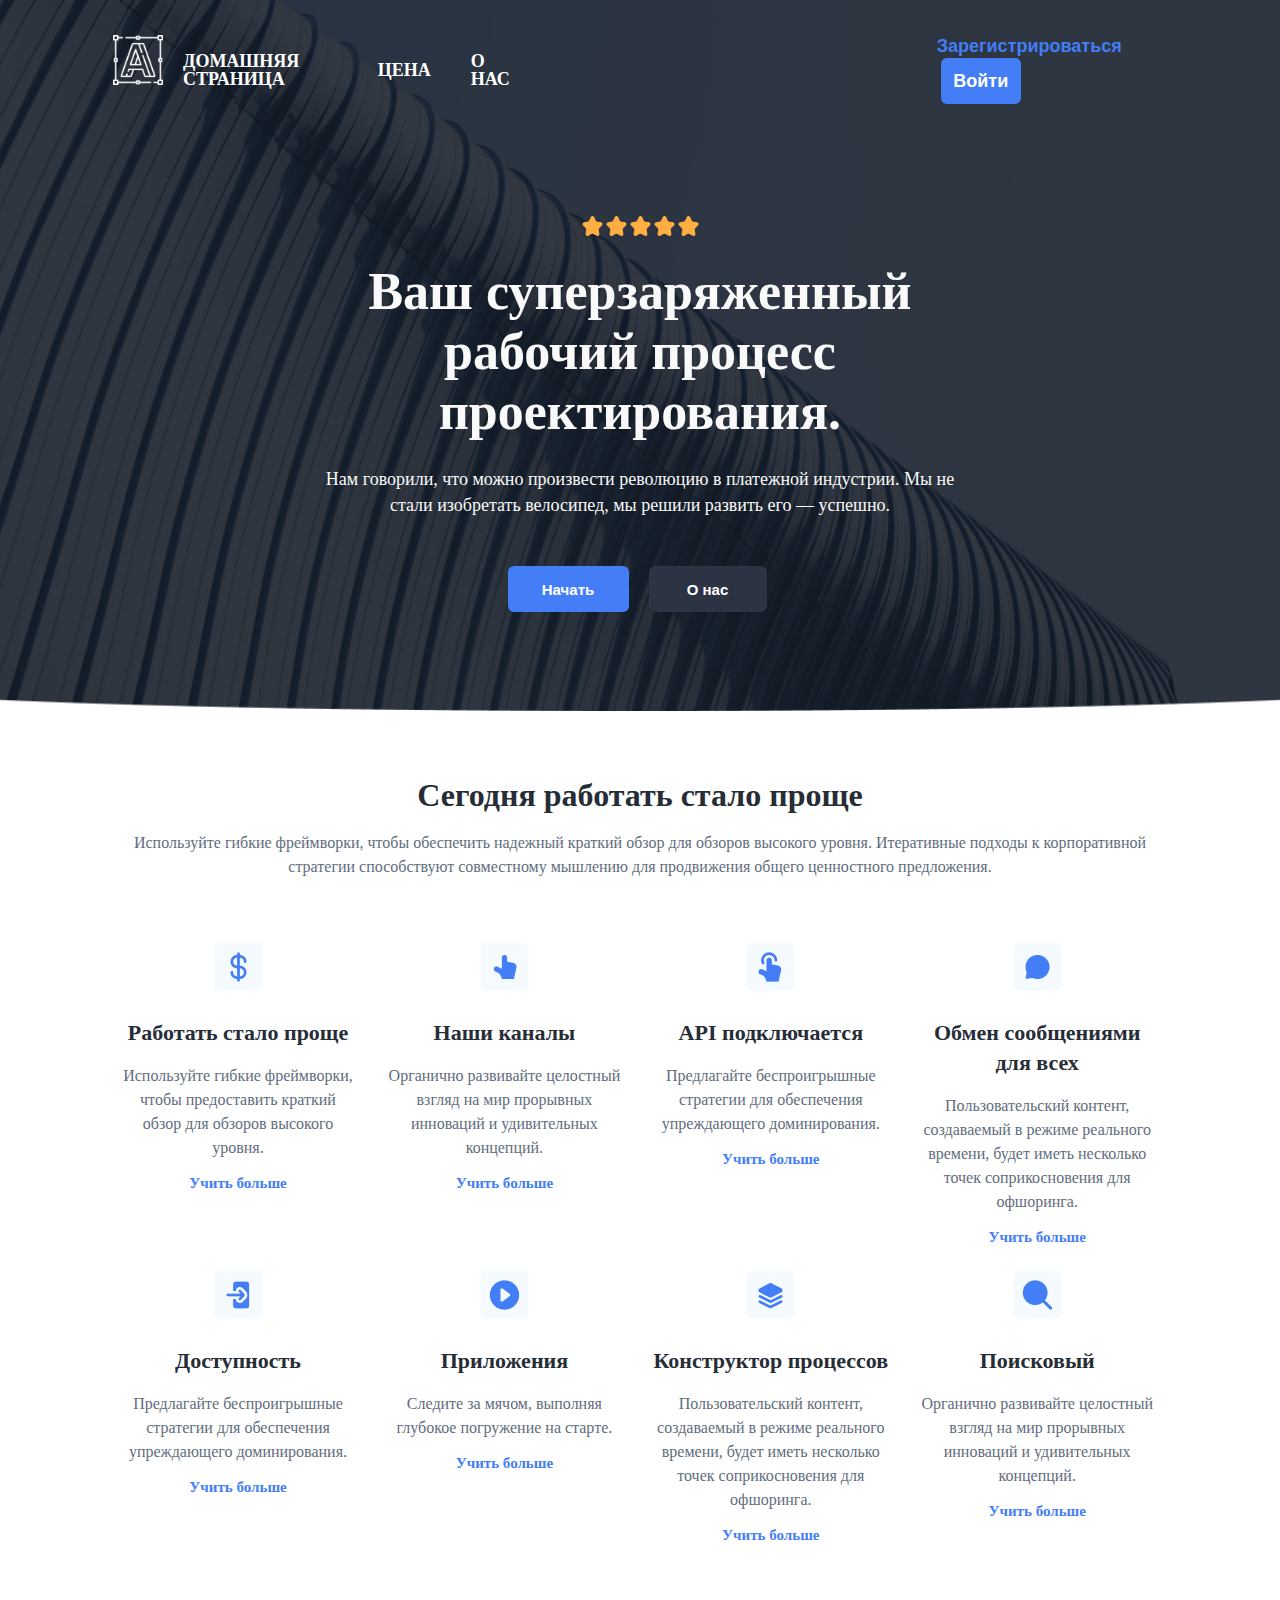
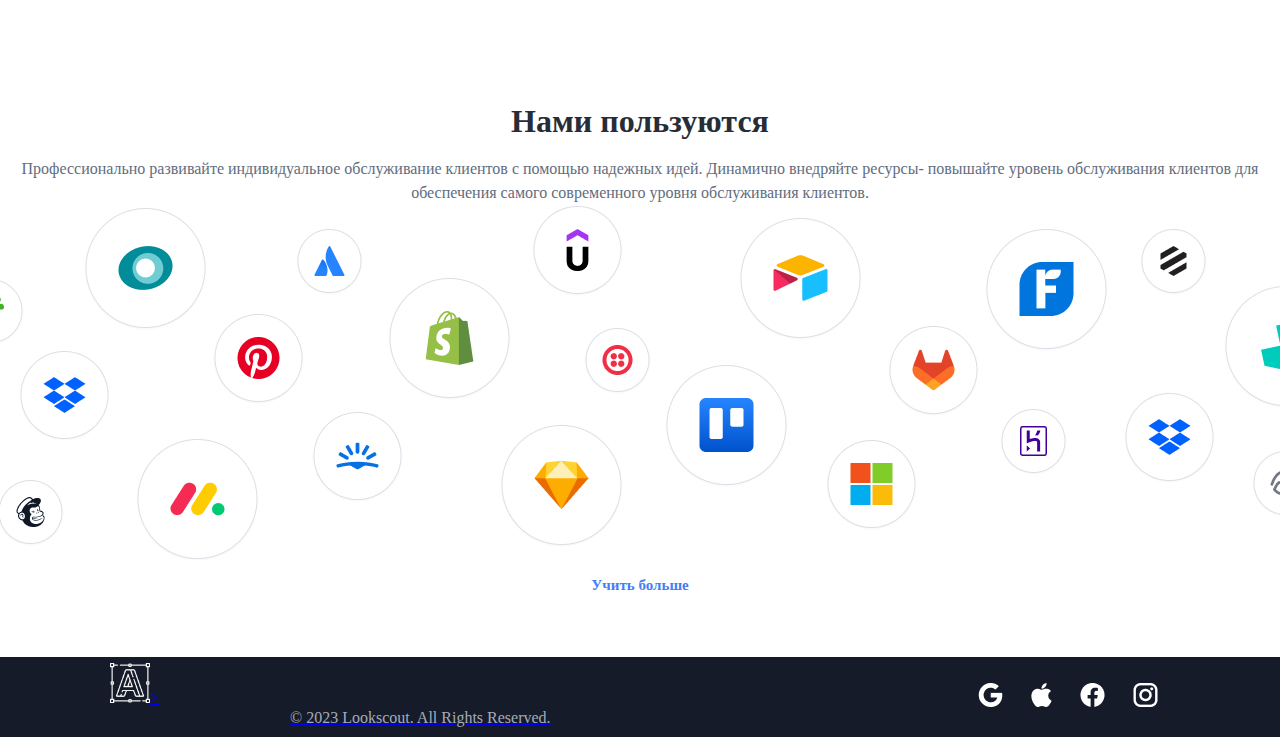
<file: index.html>
<!DOCTYPE html>
<html lang="en">
<head>
    <meta charset="UTF-8">
    <meta http-equiv="X-UA-Compatible" content="IE=edge">
    <meta name="viewport" content="width=device-width, initial-scale=1.0">
    <title>Домашняя страница</title>
    <link rel="stylesheet" href="css/reset.css">
    <link rel="stylesheet" href="css/style.css">
</head>
<body>
    <header>
        <nav class="header_nav">
            <a href="index.html"><img src="img/logo.png" alt="" class="header_logo"></a>
            
            <div class="header_nav_wrapper">
                <a href="index.html" class="header_nav_item">Домашняя страница</a>
                <a href="price.html" class="header_nav_item">Цена</a>
                <a href="about_us.html" class="header_nav_item">О нас</a>
            </div>
            <div class="header_log_reg_wrapper">
                <button class="header_reg">Зарегистрироваться</button>
                <button class="header_log">Войти</button>
            </div>
        </nav>
        <img src="img/stars.png" alt="" class="header_star_img">
        <h1 class="header_title">Ваш суперзаряженный рабочий процесс проектирования.</h1>
        <h2 class="header_subtitle">Нам говорили, что можно произвести революцию в платежной индустрии. Мы не стали изобретать велосипед, мы решили развить его — успешно.</h2>
        <div class="header_buttons_wrapper">
            <button class="header_start">Начать</button> 
            <button class="header_contact">О нас</button>
        </div>
    </header>

    <section class="advantage">
        <div class="title">Сегодня работать стало проще</div>
        <div class="subtitle">Используйте гибкие фреймворки, чтобы обеспечить надежный краткий обзор для обзоров высокого уровня. Итеративные подходы к корпоративной стратегии способствуют совместному мышлению для продвижения общего ценностного предложения.</div>
        <div class="advantage_wrapper">
            <div class="advantage_item">
                <img src="img/advantage/dollar.png" alt="" class="advantage_img">
                <div class="advantage_title">Работать стало проще</div>
                <div class="advantage_subtitle">Используйте гибкие фреймворки, чтобы предоставить краткий обзор для обзоров высокого уровня.</div>
                <a href="#" class="advantage_more">Учить больше</a>
            </div>
            <div class="advantage_item">
                <img src="img/advantage/finger.png" alt="" class="advantage_img">
                <div class="advantage_title">Наши каналы</div>
                <div class="advantage_subtitle">Органично развивайте целостный взгляд на мир прорывных инноваций и удивительных концепций.</div>
                <a href="#" class="advantage_more">Учить больше</a>
            </div>
            <div class="advantage_item">
                <img src="img/advantage/finger_touch.png" alt="" class="advantage_img">
                <div class="advantage_title">API подключается</div>
                <div class="advantage_subtitle">Предлагайте беспроигрышные стратегии для обеспечения упреждающего доминирования.</div>
                <a href="#" class="advantage_more">Учить больше</a>
            </div>
            <div class="advantage_item">
                <img src="img/advantage/message.png" alt="" class="advantage_img">
                <div class="advantage_title">Обмен сообщениями для всех</div>
                <div class="advantage_subtitle">Пользовательский контент, создаваемый в режиме реального времени, будет иметь несколько точек соприкосновения для офшоринга.</div>
                <a href="#" class="advantage_more">Учить больше</a>
            </div>
            <div class="advantage_item">
                <img src="img/advantage/exit.png" alt="" class="advantage_img">
                <div class="advantage_title">Доступность</div>
                <div class="advantage_subtitle">Предлагайте беспроигрышные стратегии для обеспечения упреждающего доминирования.</div>
                <a href="#" class="advantage_more">Учить больше</a>
            </div>
            <div class="advantage_item">
                <img src="img/advantage/video.png" alt="" class="advantage_img">
                <div class="advantage_title">Приложения</div>
                <div class="advantage_subtitle">Следите за мячом, выполняя глубокое погружение на старте.</div>
                <a href="#" class="advantage_more">Учить больше</a>
            </div>
            <div class="advantage_item">
                <img src="img/advantage/stack.png" alt="" class="advantage_img">
                <div class="advantage_title">Конструктор процессов</div>
                <div class="advantage_subtitle">Пользовательский контент, создаваемый в режиме реального времени, будет иметь несколько точек соприкосновения для офшоринга.</div>
                <a href="#" class="advantage_more">Учить больше</a>
            </div>
            <div class="advantage_item">
                <img src="img/advantage/search.png" alt="" class="advantage_img">
                <div class="advantage_title">Поисковый</div>
                <div class="advantage_subtitle">Органично развивайте целостный взгляд на мир прорывных инноваций и удивительных концепций.</div>
                <a href="#" class="advantage_more">Учить больше</a>
            </div>
        </div>
    </section>

    <section class="use">
        <div class="title">Нами пользуются</div>
        <div class="subtitle">Профессионально развивайте индивидуальное обслуживание клиентов с помощью надежных идей. Динамично внедряйте ресурсы- повышайте уровень обслуживания клиентов для обеспечения самого современного уровня обслуживания клиентов.</div>
        <img src="img/use/companies.png" alt="" class="use_img">
        <a href="#" class="advantage_more">Учить больше</a>
    </section>
    
    <footer>
        <a href="index.html"><img src="img/logo.png" alt="" class="footer_logo"</a>>
        <div class="footer_copyright">© 2023 Lookscout. All Rights Reserved.</div>
        <div class="footer_social_wrapper">
            <a href="#" class="social_item"><img src="img/footer/google.png" alt=""></a>
            <a href="#" class="social_item"><img alt="" src="img/footer/apple.png"></a>
            <a href="#" class="social_item"><img alt="" src="img/footer/facebook.png"></a>
            <a href="#" class="social_item"><img alt="" src="img/footer/instagram.png"></a>
        </div>
    </footer>

    <script src="js/header.js"></script>
</body>
</html>
</file>
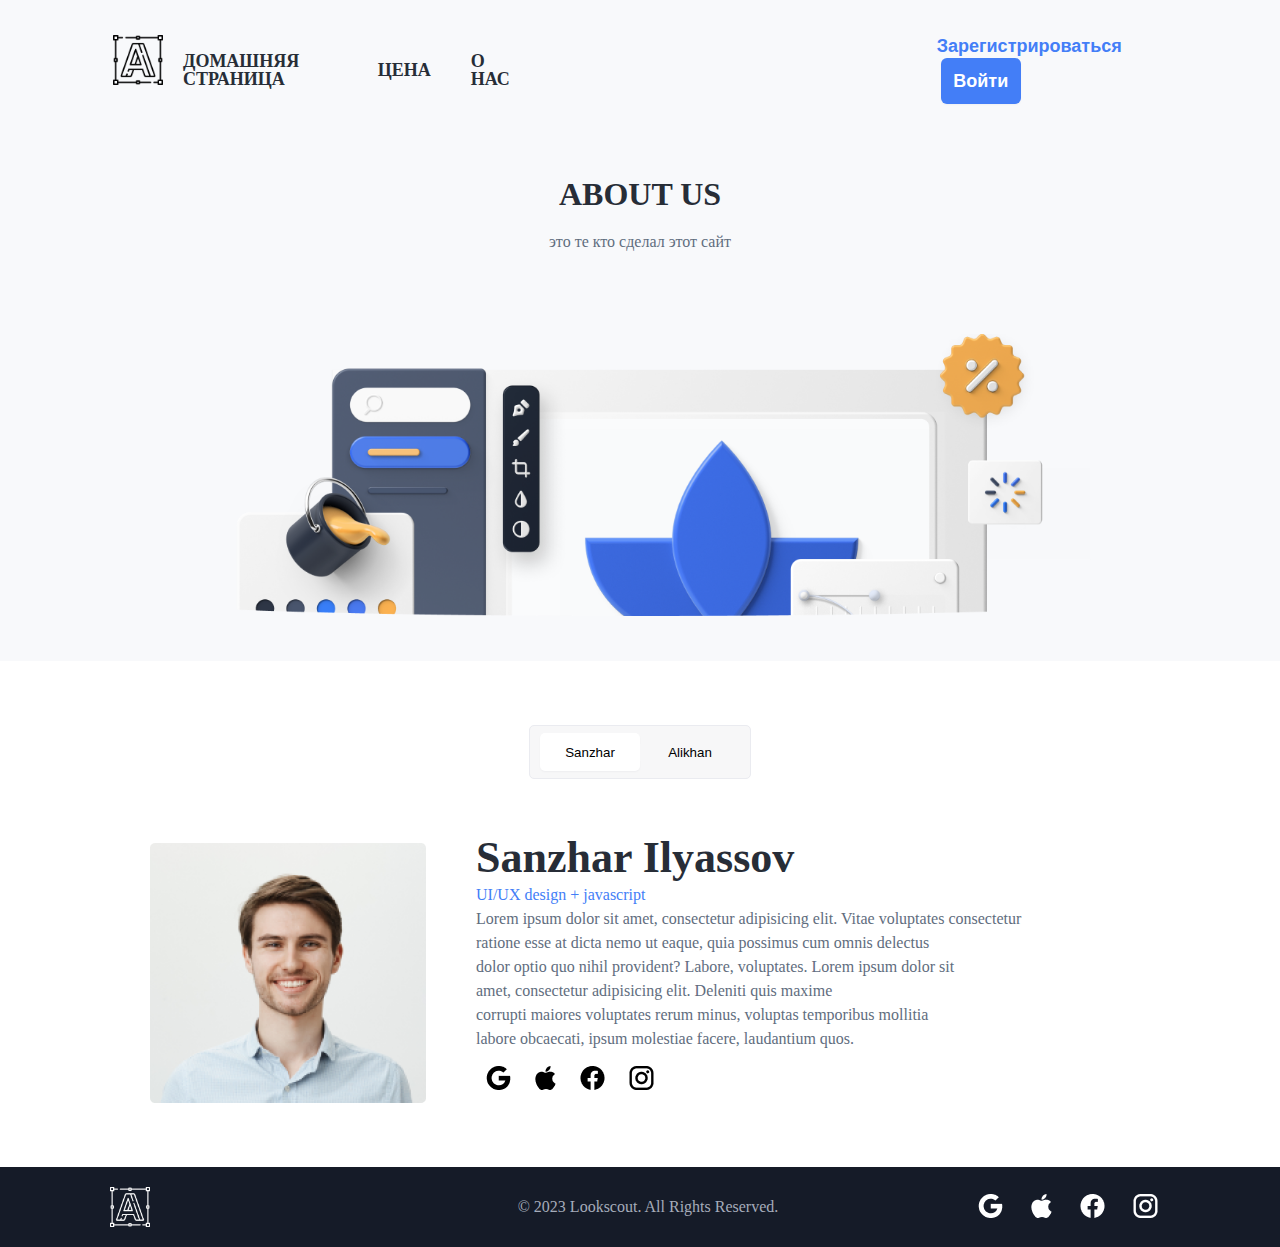
<file: about_us.html>
<!DOCTYPE html>
<html lang="en">
<head>
    <meta charset="UTF-8">
    <meta http-equiv="X-UA-Compatible" content="IE=edge">
    <meta name="viewport" content="width=device-width, initial-scale=1.0">
    <link rel="stylesheet" href="css/reset.css">
    <link rel="stylesheet" href="css/about_us.css">
    <title>О нас</title>
</head>
<body>
    <header>
        <nav class="header_nav">
            <a href="index.html"><img src="img/logo.png" alt="" class="header_logo"></a>
            <div class="header_nav_wrapper">
                <a href="index.html" class="header_nav_item">Домашняя страница</a>
                <a href="price.html" class="header_nav_item">Цена</a>
                <a href="about_us.html" class="header_nav_item">О нас</a>
            </div>
            <div class="header_log_reg_wrapper">
                <button class="header_reg">Зарегистрироваться</button>
                <button class="header_log">Войти</button>
            </div>
        </nav>

        <div class="title">ABOUT US</div>
        <div class="subtitle">это те кто сделал этот сайт</div>
        <img class="header_img" src="img/about_us_main_bg.png" alt="">
    </header>

    <section class="authors">
        <div class="btns_wrapper">
            <button class="author_btn author_btn_nurbol author_btn_active">Sanzhar</button>
            <button class="author_btn author_btn_sanzhar">Alikhan</button>
        </div>
        <div class="author_wrapper author_wrapper_nurbol">
            <img src="img/nurbol.png" alt="" class="author_img">
            <div class="author_text_wrapper">
                <div class="author_title">Sanzhar Ilyassov</div>
                <div class="author_work">UI/UX design + javascript</div>
                <div class="author_descr">Lorem ipsum dolor sit amet, consectetur adipisicing elit. Vitae voluptates consectetur <br> ratione esse at dicta nemo ut eaque, quia possimus cum omnis delectus <br> dolor optio quo nihil provident? Labore, voluptates. Lorem ipsum dolor sit <br> amet, consectetur adipisicing elit. Deleniti quis maxime <br> corrupti maiores voluptates rerum minus, voluptas temporibus mollitia <br> labore obcaecati, ipsum molestiae facere, laudantium quos.</div>
                <div class="author_social_wrapper">
                    <a href="#" class="author_social_item"><img src="img/footer/google.png" alt=""></a>
                    <a href="#" class="author_social_item"><img alt="" src="img/footer/apple.png"></a>
                    <a href="#" class="author_social_item"><img alt="" src="img/footer/facebook.png"></a>
                    <a href="#" class="author_social_item"><img alt="" src="img/footer/instagram.png"></a>
                </div>
            </div>
        </div>

        <div class="author_wrapper author_wrapper_sanzhar author_wrapper_disable">
            <img src="img/nurbol.png" alt="" class="author_img">
            <div class="author_text_wrapper">
                <div class="author_title">Alikhan Zhigbergerbek</div>
                <div class="author_work">UI/UX design + javascript</div>
                <div class="author_descr">Lorem ipsum dolor sit amet, consectetur adipisicing elit. Vitae voluptates consectetur <br> ratione esse at dicta nemo ut eaque, quia possimus cum omnis delectus <br> dolor optio quo nihil provident? Labore, voluptates. Lorem ipsum dolor sit <br> amet, consectetur adipisicing elit. Deleniti quis maxime <br> corrupti maiores voluptates rerum minus, voluptas temporibus mollitia <br> labore obcaecati, ipsum molestiae facere, laudantium quos.</div>
                <div class="author_social_wrapper">
                    <a href="#" class="author_social_item"><img src="img/footer/google.png" alt=""></a>
                    <a href="#" class="author_social_item"><img alt="" src="img/footer/apple.png"></a>
                    <a href="#" class="author_social_item"><img alt="" src="img/footer/facebook.png"></a>
                    <a href="#" class="author_social_item"><img alt="" src="img/footer/instagram.png"></a>
                </div>
            </div>
        </div>
    </section>

    <footer>
        <img src="img/logo.png" alt="" class="footer_logo">
        <div class="footer_copyright">© 2023 Lookscout. All Rights Reserved.</div>
        <div class="footer_social_wrapper">
            <a href="#" class="social_item"><img src="img/footer/google.png" alt=""></a>
            <a href="#" class="social_item"><img alt="" src="img/footer/apple.png"></a>
            <a href="#" class="social_item"><img alt="" src="img/footer/facebook.png"></a>
            <a href="#" class="social_item"><img alt="" src="img/footer/instagram.png"></a>
        </div>
    </footer>

    <script src="js/header.js"></script>
    <script src="js/about_us.js"></script>
</body>
</html>
</file>
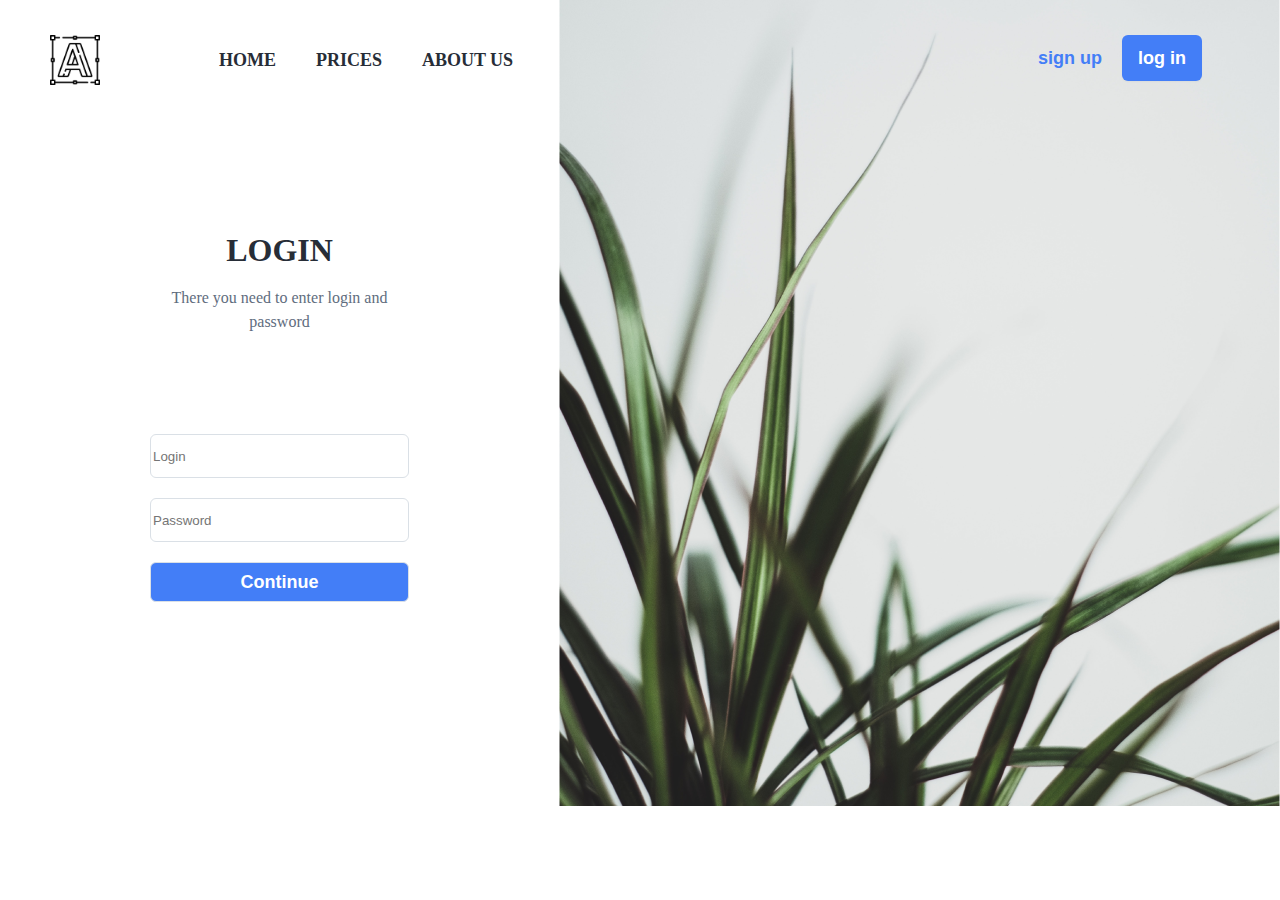
<file: login.html>
<!DOCTYPE html>
<html lang="en">
<head>
    <meta charset="UTF-8">
    <meta http-equiv="X-UA-Compatible" content="IE=edge">
    <meta name="viewport" content="width=device-width, initial-scale=1.0">
    <link rel="stylesheet" href="css/reset.css">
    <link rel="stylesheet" href="css/login.css">
    <title>Document</title>
</head>
<body>
    <header>
        <nav class="header_nav">
            <img src="img/logo.png" alt="" class="header_logo">
            <div class="header_nav_wrapper">
                <a href="index.html" class="header_nav_item">home</a>
                <a href="price.html" class="header_nav_item">prices</a>
                <a href="about_us.html" class="header_nav_item">about us</a>
            </div>
            <div class="header_log_reg_wrapper">
                <button class="header_reg">sign up</button>
                <button class="header_log">log in</button>
            </div>
        </nav>
    </header>

    <section class="login">
        <div class="login_wrapper">
            <div class="login_main">
                <div class="title">LOGIN</div>
                <div class="subtitle">There you need to enter login and password</div>
                <form action="#" class="login_form">
                    <input type="text" placeholder="Login" class="login_login">
                    <input type="text" placeholder="Password" class="login_pass">
                    <input type="submit" value="Continue" class="login_submit">
                </form>
            </div>
            <img src="img/grass.png" alt="" class="login_img">
        </div>
    </section>

    <script src="js/header.js"></script>
    <script src="js/login.js"></script>
</body>
</html>
</file>
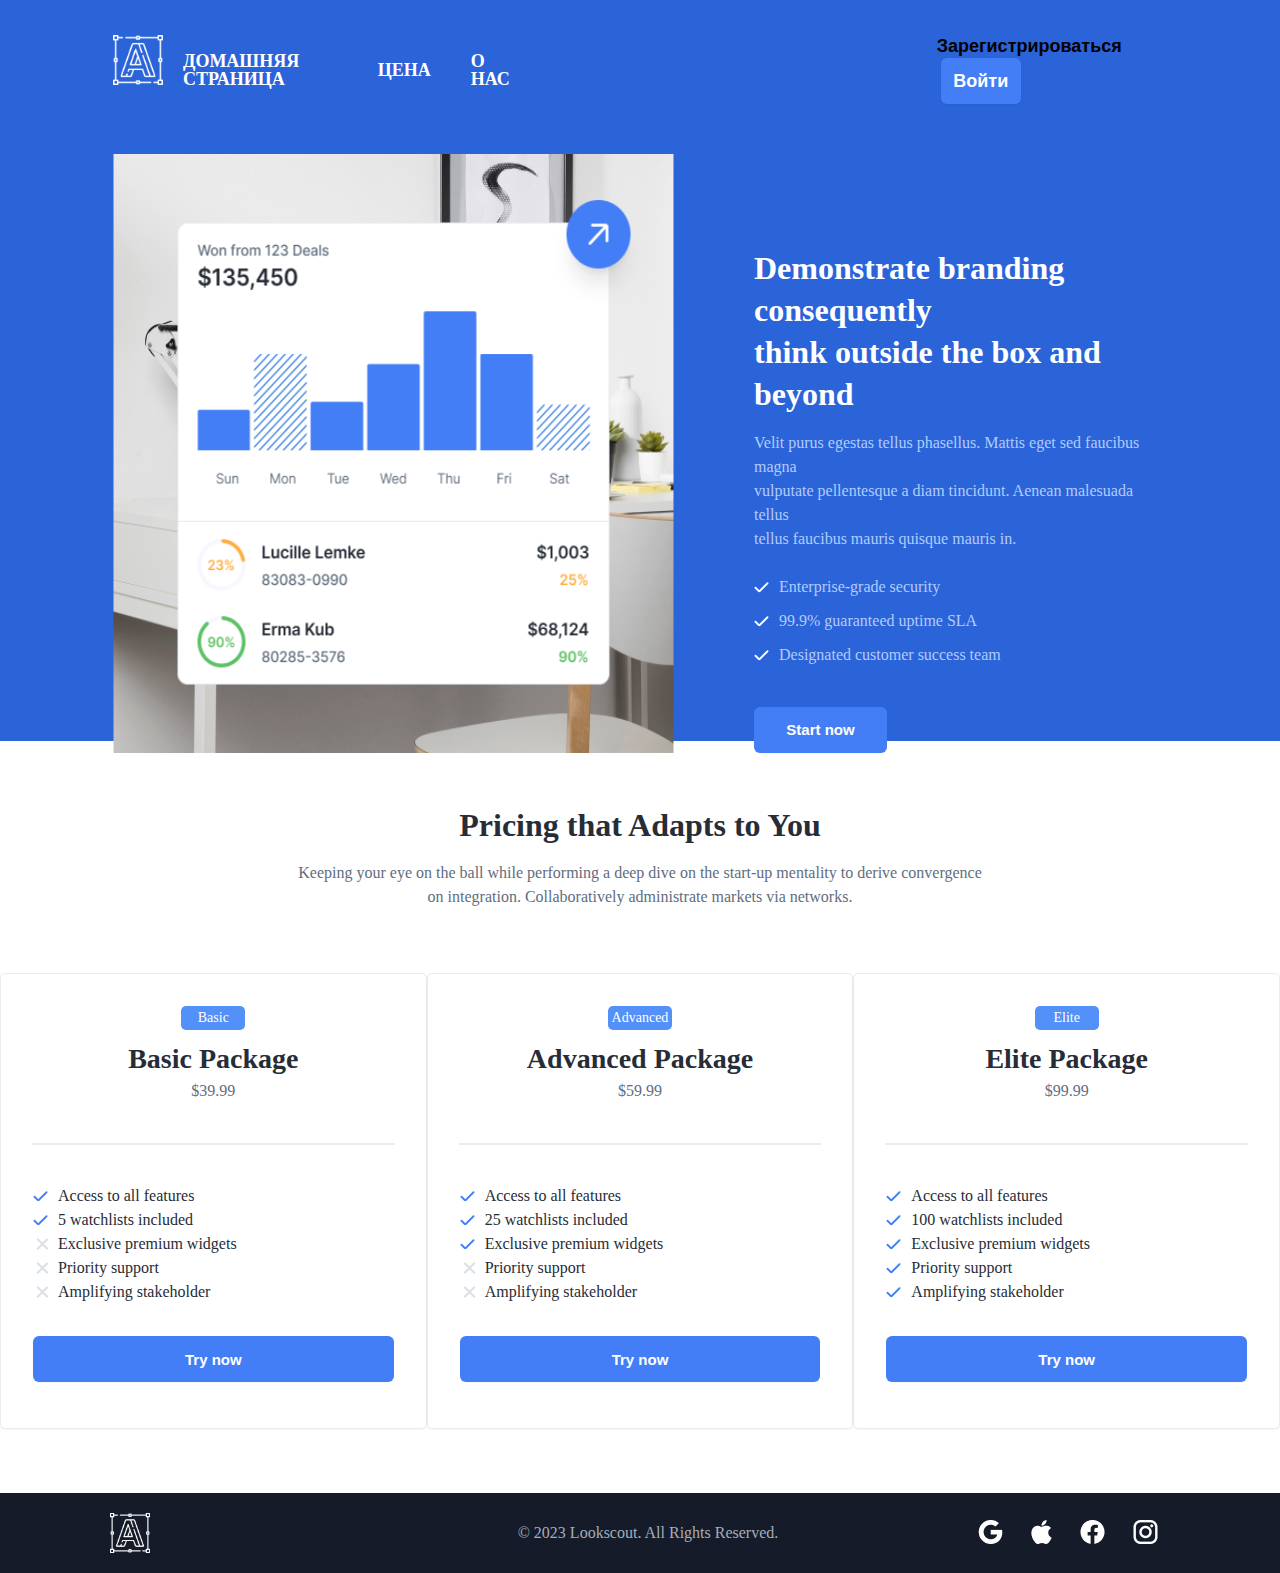
<file: price.html>
<!DOCTYPE html>
<html lang="en">
<head>
    <meta charset="UTF-8">
    <meta http-equiv="X-UA-Compatible" content="IE=edge">
    <meta name="viewport" content="width=device-width, initial-scale=1.0">
    <link rel="stylesheet" href="css/reset.css">
    <link rel="stylesheet" href="css/price.css">
    <title>Цена</title>
</head>
<body>
    <header>
        <nav class="header_nav">
            <a href="index.html"><img src="img/logo.png" alt="" class="header_logo"></a>
            <div class="header_nav_wrapper">
                <a href="index.html" class="header_nav_item">Домашняя страница</a>
                <a href="price.html" class="header_nav_item">Цена</a>
                <a href="about_us.html" class="header_nav_item">О нас</a>
            </div>
            <div class="header_log_reg_wrapper">
                <button class="header_reg">Зарегистрироваться</button>
                <button class="header_log">Войти</button>
            </div>
        </nav>
        <div class="header_wrapper">
            <img src="img/diagram.png" alt="" class="header_diagram_img">
            <div class="text_wrapper">
                <div class="header_title">Demonstrate branding consequently <br> think outside the box and beyond</div>
                <div class="header_subtitle">Velit purus egestas tellus phasellus. Mattis eget sed faucibus magna <br> vulputate pellentesque a diam tincidunt. Aenean malesuada tellus <br> tellus faucibus mauris quisque mauris in.</div>
                <ul class="header_list">
                    <li class="list_item">Enterprise-grade security</li>
                    <li class="list_item">99.9% guaranteed uptime SLA</li>
                    <li class="list_item">Designated customer success team</li>
                </ul>
                <button class="header_btn">Start now</button>
            </div>
        </div>
    </header>

    <section class="price">
        <div class="title">Pricing that Adapts to You</div>
        <div class="subtitle">Keeping your eye on the ball while performing a deep dive on the start-up mentality to derive convergence <br> on integration. Collaboratively administrate markets via networks. </div>

        <div class="price_wrapper">
            <div class="price_item">
                <div class="price_label">Basic</div>
                <div class="price_title">Basic Package</div>
                <div class="price_price">$39.99</div>
                <hr>
                <ul class="price_list">
                    <li class="price_list_good">Access to all features</li>
                    <li class="price_list_good">5 watchlists included</li>
                    <li class="price_list_bad">Exclusive premium widgets</li>
                    <li class="price_list_bad">Priority support</li>
                    <li class="price_list_bad">Amplifying stakeholder</li>
                </ul>
                <button class="price_btn">Try now</button>
            </div>
            <div class="price_item">
                <div class="price_label">Advanced</div>
                <div class="price_title">Advanced Package</div>
                <div class="price_price">$59.99</div>
                <hr>
                <ul class="price_list">
                    <li class="price_list_good">Access to all features</li>
                    <li class="price_list_good">25 watchlists included</li>
                    <li class="price_list_good">Exclusive premium widgets</li>
                    <li class="price_list_bad">Priority support</li>
                    <li class="price_list_bad">Amplifying stakeholder</li>
                </ul>
                <button class="price_btn">Try now</button>
            </div>
            <div class="price_item">
                <div class="price_label">Elite</div>
                <div class="price_title">Elite Package</div>
                <div class="price_price">$99.99</div>
                <hr>
                <ul class="price_list">
                    <li class="price_list_good">Access to all features</li>
                    <li class="price_list_good">100 watchlists included</li>
                    <li class="price_list_good">Exclusive premium widgets</li>
                    <li class="price_list_good">Priority support</li>
                    <li class="price_list_good">Amplifying stakeholder  </li>
                </ul>
                <button class="price_btn">Try now</button>
            </div>
        </div>
    </section>

    <footer>
        <img src="img/logo.png" alt="" class="footer_logo">
        <div class="footer_copyright">© 2023 Lookscout. All Rights Reserved.</div>
        <div class="footer_social_wrapper">
            <a href="#" class="social_item"><img src="img/footer/google.png" alt=""></a>
            <a href="#" class="social_item"><img alt="" src="img/footer/apple.png"></a>
            <a href="#" class="social_item"><img alt="" src="img/footer/facebook.png"></a>
            <a href="#" class="social_item"><img alt="" src="img/footer/instagram.png"></a>
        </div>
    </footer>

    <script src="js/header.js"></script>
</body>
</html>
</file>
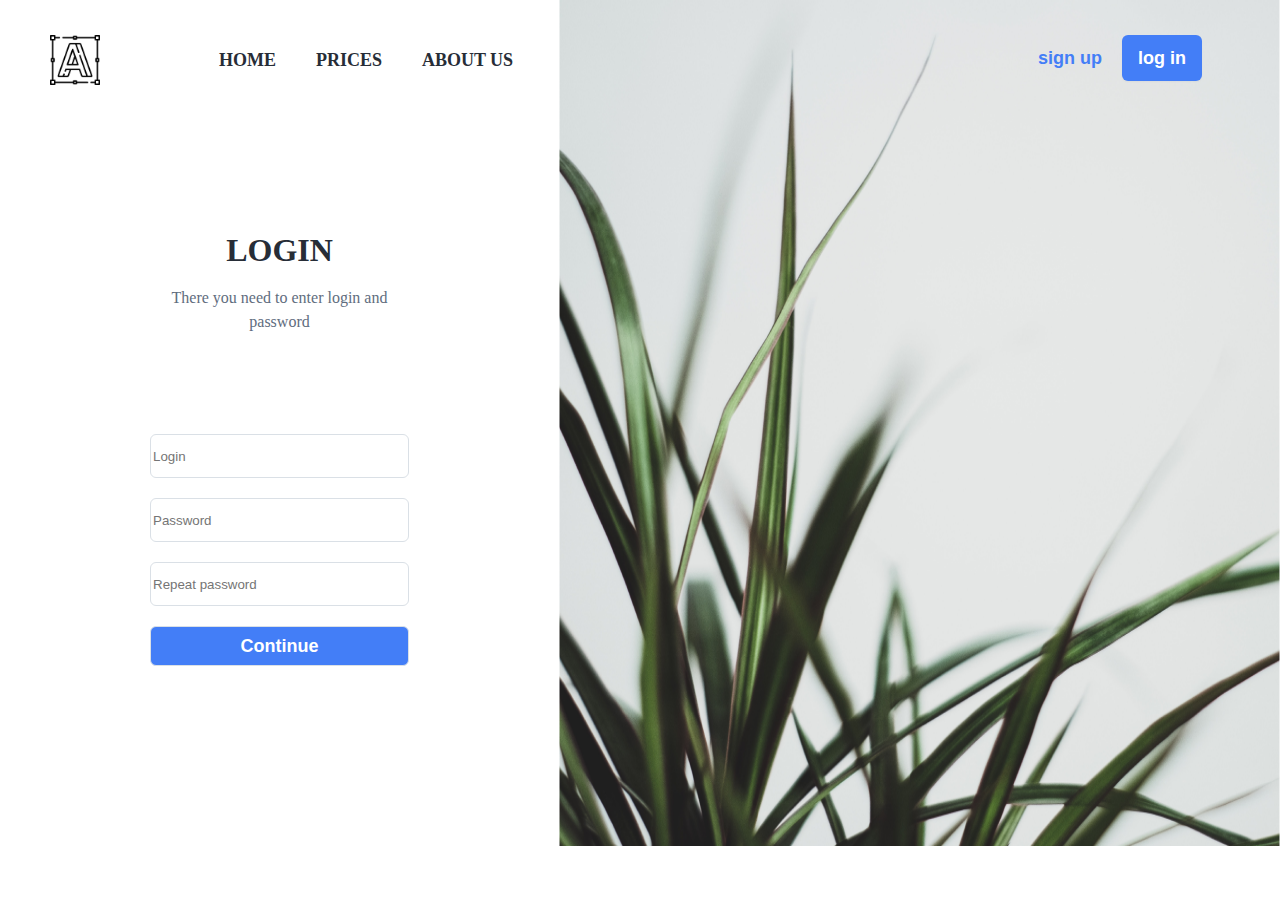
<file: register.html>
<!DOCTYPE html>
<html lang="en">
<head>
    <meta charset="UTF-8">
    <meta http-equiv="X-UA-Compatible" content="IE=edge">
    <meta name="viewport" content="width=device-width, initial-scale=1.0">
    <link rel="stylesheet" href="css/reset.css">
    <link rel="stylesheet" href="css/login.css">
    <title>Document</title>
</head>
<body>
    <header>
        <nav class="header_nav">
            <img src="img/logo.png" alt="" class="header_logo">
            <div class="header_nav_wrapper">
                <a href="index.html" class="header_nav_item">home</a>
                <a href="price.html" class="header_nav_item">prices</a>
                <a href="about_us.html" class="header_nav_item">about us</a>
            </div>
            <div class="header_log_reg_wrapper">
                <button class="header_reg">sign up</button>
                <button class="header_log">log in</button>
            </div>
        </nav>
    </header>

    <section class="login">
        <div class="login_wrapper">
            <div class="login_main">
                <div class="title">LOGIN</div>
                <div class="subtitle">There you need to enter login and password</div>
                <form action="#" class="reg_form">
                    <input type="text" placeholder="Login" class="reg_login">
                    <input type="text" placeholder="Password" class="reg_pass">
                    <input type="text" placeholder="Repeat password" class="reg_rep_pass">
                    <input type="submit" value="Continue" class="reg_submit">
                </form>
            </div>
            <img src="img/grass.png" alt="" class="login_img">
        </div>
    </section>

    <script src="js/header.js"></script>
    <script src="js/login.js"></script>
</body>
</html>
</file>
<file: css/style.css>
header {
    background: url('../img/bg/header_bg.png') center center/cover no-repeat;
    height: 580px;
    padding: 35px 113px 96px 113px;
}

.header_nav {
    display: flex;
    justify-content: space-between;
}

.header_logo {
    filter: invert(100%);
    height: 50px;
}

.header_nav_wrapper {
    display: flex;
    align-items: center;
}

.header_nav_item {
    color: #ffffff;
    margin: 0 20px;
    font-size: 18px;
    font-weight: 600;
    text-transform: uppercase;
    cursor: pointer;
    text-decoration: none;
}

.header_nav_item:hover{
    color: #ffffff27;
}

.header_log_reg_wrapper {
    margin-left: 400px;
    align-items: center;
}

.header_reg {
    font-size: 18px;
    color: #437EF7;
    font-weight: 600;
    background: transparent;
    border: none;
    cursor: pointer;
}

.header_reg:hover{
    color: #ffffff;
}

.header_log {
    width: 80px;
    height: 46px;
    background: #437EF7;
    font-size: 18px;
    color: #fff;
    font-weight: 600;
    border: none;
    margin-left: 10px;
    box-shadow: 0px 1px 2px rgba(16, 24, 40, 0.04);
    border-radius: 6px;
    cursor: pointer;
}

.header_log:hover{
    background:  #ffffff;
    color: #000000;
}

.header_star_img {
    display: block;
    margin: 0 auto;
    margin-top: 110px;
}

.header_title {
    display: block;
    margin: 0 auto;
    text-align: center;
    margin-top: 24px;
    width: 640px;
    font-weight: 700;
    font-size: 52px;
    line-height: 60px;
    color: #F9F9F9;
}

.header_subtitle {
    display: block;
    margin: 0 auto;
    text-align: center;
    margin-top: 24px;
    width: 667px;
    font-weight: 400;
    font-size: 18px;
    line-height: 26px;
    color: #F9F9F9;

}

.header_buttons_wrapper {
    width: 265px;
    display: block;
    margin: 0 auto;
    margin-top: 48px;
}

.header_start {
    width: 121px;
    height: 46px;
    border: none;
    background: #437EF7;
    box-shadow: 0px 1px 2px rgba(16, 24, 40, 0.04);
    border-radius: 6px;
    font-weight: 600;
    font-size: 15px;
    color: #FFFFFF;
    cursor: pointer;
}

.header_contact {
    margin-left: 16px;
    width: 118px;
    height: 46px;
    background: #2C3444;
    border: 1px solid #2E3545;
    box-shadow: 0px 1px 2px rgba(16, 24, 40, 0.04);
    border-radius: 6px;
    font-weight: 600;
    font-size: 15px;
    color: #FFFFFF;
    cursor: pointer;
}

.advantage {
    padding: 64px 120px;
}

.advantage_wrapper {
    margin-top: 64px;
    display: grid;
    grid-template-rows: 1fr 1fr;
    grid-template-columns: 1fr 1fr 1fr 1fr;
    grid-gap: 2vw;
}

.advantage_item {
    width: 236px;
    text-align: center;
}

.advantage_title {
    margin-top: 24px;
    font-weight: 600;
    font-size: 22px;
    line-height: 30px;
    color: #272D37;
}

.advantage_subtitle {
    margin-top: 16px;
    font-weight: 400;
    font-size: 16px;
    line-height: 24px;
    color: #5F6D7E;

}

.advantage_more {
    display: block;
    text-decoration: none;
    margin: 0 auto;
    text-align: center;
    margin-top: 16px;
    font-weight: 600;
    font-size: 15px;
    color: #437EF7;
    cursor: pointer;
}

.title {
    font-weight: 700;
    font-size: 32px;
    line-height: 40px;
    text-align: center;
    color: #272D37;
}

.subtitle {
    font-weight: 400;
    font-size: 16px;
    line-height: 24px;
    text-align: center;
    color: #5F6D7E;
    margin-top: 16px;
}

.use {
    padding: 64px 0;
}

.use_img {
    display: block;
    margin: 0 auto;
}

footer {
    padding: 10px 110px;
    display: flex;
    justify-content: space-between;
    align-items: center;
    height: 60px;
    background: #151B28;
}

.footer_logo {
    filter: invert(100%);
    height: 40px;
}

.footer_copyright {
    margin-left: 180px;
    font-weight: 400;
    font-size: 16px;
    line-height: 24px;
    color: #A5ACBA;
}

.social_item {
    margin: 0 12px;
}
</file>
<file: css/about_us.css>
header {
    background: #F8F9FB;
    height: 530px;
    padding: 35px 113px 96px 113px;
}

.header_nav {
    display: flex;
    justify-content: space-between;
}

.header_logo {
    height: 50px;
}

.header_nav_wrapper {
    display: flex;
    align-items: center;
}

.header_nav_item {
    color: #272D37;
    margin: 0 20px;
    font-size: 18px;
    font-weight: 600;
    text-transform: uppercase;
    cursor: pointer;
    text-decoration: none;
}

.header_nav_item:hover{
    color: #777777;
}

.header_log_reg_wrapper {
    margin-left: 400px;
    align-items: center;
}

.header_reg {
    font-size: 18px;
    color: #437EF7;
    font-weight: 600;
    background: transparent;
    border: none;
    cursor: pointer;
}

.header_reg:hover{
    color: #000000;
}

.header_log {
    width: 80px;
    height: 46px;
    background: #437EF7;
    font-size: 18px;
    color: #fff;
    font-weight: 600;
    border: none;
    margin-left: 10px;
    box-shadow: 0px 1px 2px rgba(16, 24, 40, 0.04);
    border-radius: 6px;
    cursor: pointer;
}

.header_log:hover{
    background-color: #000000;
    color:white;
}

.header_wrapper {
    display: flex;
    margin-top: 50px;
}

.header_title {
    margin-top: 93px;
    font-weight: 600;
    font-size: 32px;
    line-height: 42px;
    color: #FFFFFF;
}

.header_subtitle {
    margin-top: 16px;
    font-weight: 400;
    font-size: 16px;
    line-height: 24px;
    color: #B1CCFB;
}

.header_img {
    width: 100%;
    margin-top: 80px;
}

.title {
    margin-top: 70px;
    font-weight: 700;
    font-size: 32px;
    line-height: 40px;
    text-align: center;
    color: #272D37;
}

.subtitle {
    font-weight: 400;
    font-size: 16px;
    line-height: 24px;
    text-align: center;
    color: #5F6D7E;
    margin-top: 16px;
}

.btns_wrapper {
    display: flex;
    align-items: center;
    justify-content: center;
    margin: 0 auto;
    height: 52px;
    width: 220px;
    background: #F7F7F8;
    border: 1px solid #EAEBF0;
    border-radius: 5px;
}

.authors {
    padding: 64px 150px;
}

.author_btn {
    width: 100px;
    background: #F7F7F8;
    border: none;
    cursor: pointer;
}

.author_btn_active {
    width: 100px;
    height: 38px;
    background: #FFFFFF;
    box-shadow: 0px 1px 2px rgba(16, 24, 40, 0.04);
    border-radius: 5px;
}

.author_wrapper {
    display: flex;
    margin-top: 64px;
}

.author_title {
    font-weight: 600;
    font-size: 44px;
    line-height: 30px;
    color: #272D37;
}

.author_text_wrapper {
    margin-left: 50px;
}

.author_work {
    margin-top: 10px;
    font-weight: 400;
    font-size: 16px;
    line-height: 24px;
    color: #437EF7;
}

.author_descr {
    font-weight: 400;
    font-size: 16px;
    line-height: 24px;
    color: #5F6D7E;
}

.author_social_item {
    filter: invert(100%);
    margin: 0 10px;
}

.author_social_wrapper {
    margin-top: 15px;
}

.author_wrapper_disable {
    display: none;
}

footer {
    padding: 10px 110px;
    display: flex;
    justify-content: space-between;
    align-items: center;
    height: 60px;
    background: #151B28;
}

.footer_logo {
    filter: invert(100%);
    height: 40px;
}

.footer_copyright {
    margin-left: 180px;
    font-weight: 400;
    font-size: 16px;
    line-height: 24px;
    color: #A5ACBA;
}

.social_item {
    margin: 0 12px;
}
</file>
<file: css/login.css>
header {
    position: absolute;
    width: 90%;
    padding: 35px 50px;
}

.header_nav {
    display: flex;
    justify-content: space-between;
}

.header_logo {
    height: 50px;
}

.header_nav_wrapper {
    display: flex;
    align-items: center;
}

.header_nav_item {
    color: #272D37;
    margin: 0 20px;
    font-size: 18px;
    font-weight: 600;
    text-transform: uppercase;
    cursor: pointer;
    text-decoration: none;
}

.header_log_reg_wrapper {
    margin-left: 400px;
    align-items: center;
}

.header_reg {
    font-size: 18px;
    color: #437EF7;
    font-weight: 600;
    background: transparent;
    border: none;
    cursor: pointer;
}

.header_log {
    width: 80px;
    height: 46px;
    background: #437EF7;
    font-size: 18px;
    color: #fff;
    font-weight: 600;
    border: none;
    margin-left: 10px;
    box-shadow: 0px 1px 2px rgba(16, 24, 40, 0.04);
    border-radius: 6px;
    cursor: pointer;
}

.title {
    font-weight: 700;
    font-size: 32px;
    line-height: 40px;
    text-align: center;
    color: #272D37;
}

.subtitle {
    font-weight: 400;
    font-size: 16px;
    line-height: 24px;
    text-align: center;
    color: #5F6D7E;
    margin-top: 16px;
}

.login_wrapper {
    display: flex;
}

.login_main {
    padding: 180px 150px;
    width: 800px;
    margin-top: 50px;
}

.login_form, .reg_form {
    margin-top: 80px;
    display: flex;
    flex-direction: column;
}

.login_form input, .reg_form input {
    margin-top: 20px;
    height: 40px;
    border-radius: 6px;
    border: solid 1px #DAE0E6;
}

.login_submit, .reg_submit {
    background: #437EF7;
    font-size: 18px;
    color: #fff;
    font-weight: 600;
    cursor: pointer;
}
</file>
<file: css/price.css>
header {
    background: #2B63D9;
    height: 610px;
    padding: 35px 113px 96px 113px;
}

.header_nav {
    display: flex;
    justify-content: space-between;
}

.header_logo {
    filter: invert(100%);
    height: 50px;
}

.header_nav_wrapper {
    display: flex;
    align-items: center;
}

.header_nav_item {
    color: #fff;
    margin: 0 20px;
    font-size: 18px;
    font-weight: 600;
    text-transform: uppercase;
    cursor: pointer;
    text-decoration: none;
}

.header_nav_item:hover{
    color: #808080;
}

.header_log_reg_wrapper {
    margin-left: 400px;
    align-items: center;
}

.header_reg {
    font-size: 18px;
    
    font-weight: 600;
    background: transparent;
    border: none;
    cursor: pointer;
}

.header_reg:hover{
    color: #c8dbff;
}

.header_log {
    width: 80px;
    height: 46px;
    background: #437EF7;
    font-size: 18px;
    color: #fff;
    font-weight: 600;
    border: none;
    margin-left: 10px;
    box-shadow: 0px 1px 2px rgba(16, 24, 40, 0.04);
    border-radius: 6px;
    cursor: pointer;
}
.header_log:hover{
    color: #000000;
    background: #ffffff;

}

.header_wrapper {
    display: flex;
    margin-top: 50px;
}

.header_title {
    margin-top: 93px;
    font-weight: 600;
    font-size: 32px;
    line-height: 42px;
    color: #FFFFFF;
}



.header_subtitle {
    margin-top: 16px;
    font-weight: 400;
    font-size: 16px;
    line-height: 24px;
    color: #B1CCFB;
}

.text_wrapper {
    margin-left: 80px;
}

.header_list {
    margin-top: 24px;
}

.list_item {
    margin-top: 10px;
    list-style: none; 
    background: url('../img/check.png') no-repeat left 50%; 
    padding-left: 25px;
    font-weight: 400;
    font-size: 16px;
    line-height: 24px;
    color: #B1CCFB;
}

.header_btn {
    margin-top: 40px;
    border: none;
    width: 133px;
    height: 46px;
    background: #437EF7;
    box-shadow: 0px 1px 2px rgba(16, 24, 40, 0.04);
    border-radius: 6px;
    font-weight: 600;
    font-size: 15px;
    line-height: 22px;
    color: #FFFFFF;
}

.title {
    font-weight: 700;
    font-size: 32px;
    line-height: 40px;
    text-align: center;
    color: #272D37;
}

.subtitle {
    font-weight: 400;
    font-size: 16px;
    line-height: 24px;
    text-align: center;
    color: #5F6D7E;
    margin-top: 16px;
}

.price {
    padding: 64px 0;
}

.price_wrapper {
    margin-top: 64px;
    display: flex;
    justify-content: space-around;
}

.price_item {
    padding: 32px;
    width: 384px;
    height: 390px;
    background: #FFFFFF;
    border: 1px solid #EAEBF0;
    box-shadow: 0px 1px 2px rgba(16, 24, 40, 0.04);
    border-radius: 5px;
}

.price hr {
    margin-top: 45px;
    outline: solid 1px #EAEBF0;
    border: none;
}

.price_label {
    display: block;
    margin: 0 auto;
    text-align: center;
    line-height: 23px;
    height: 24px;
    width: 64px;
    background: #5390F8;
    border-radius: 5px;
    font-weight: 500;
    font-size: 14px;
    color: #FFFFFF;
}

.price_title {
    text-align: center;
    font-weight: 600;
    font-size: 28px;
    line-height: 38px;
    margin-top: 10px;
    color: #272D37;
}

.price_price {
    margin-top: 5px;
    text-align: center;
    font-weight: 500;
    font-size: 16px;
    color: #5F6D7E;
}

.price_list {
    padding-top: 32px;
}

.price_list_good, .price_list_bad {
    font-weight: 400;
    font-size: 16px;
    line-height: 24px;
    color: #272D37;
}

.price_list_good {
    list-style: none; 
    background: url('../img/blue_check.png') no-repeat left 50%;
    padding-left: 25px;
}

.price_list_bad {
    list-style: none; 
    background: url('../img/cross.png') no-repeat left 50%;
    padding-left: 25px;
}

.price_btn {
    display: block;
    margin: 0 auto;
    margin-top: 32px;
    width: 100%;
    height: 46px;
    background: #437EF7;
    border: none;
    box-shadow: 0px 1px 2px rgba(16, 24, 40, 0.04);
    border-radius: 6px;
    font-weight: 600;
    font-size: 15px;
    color: #FFFFFF;
    cursor: pointer;
}

footer {
    padding: 10px 110px;
    display: flex;
    justify-content: space-between;
    align-items: center;
    height: 60px;
    background: #151B28;
}

.footer_logo {
    filter: invert(100%);
    height: 40px;
}

.footer_copyright {
    margin-left: 180px;
    font-weight: 400;
    font-size: 16px;
    line-height: 24px;
    color: #A5ACBA;
}

.social_item {
    margin: 0 12px;
}
</file>
